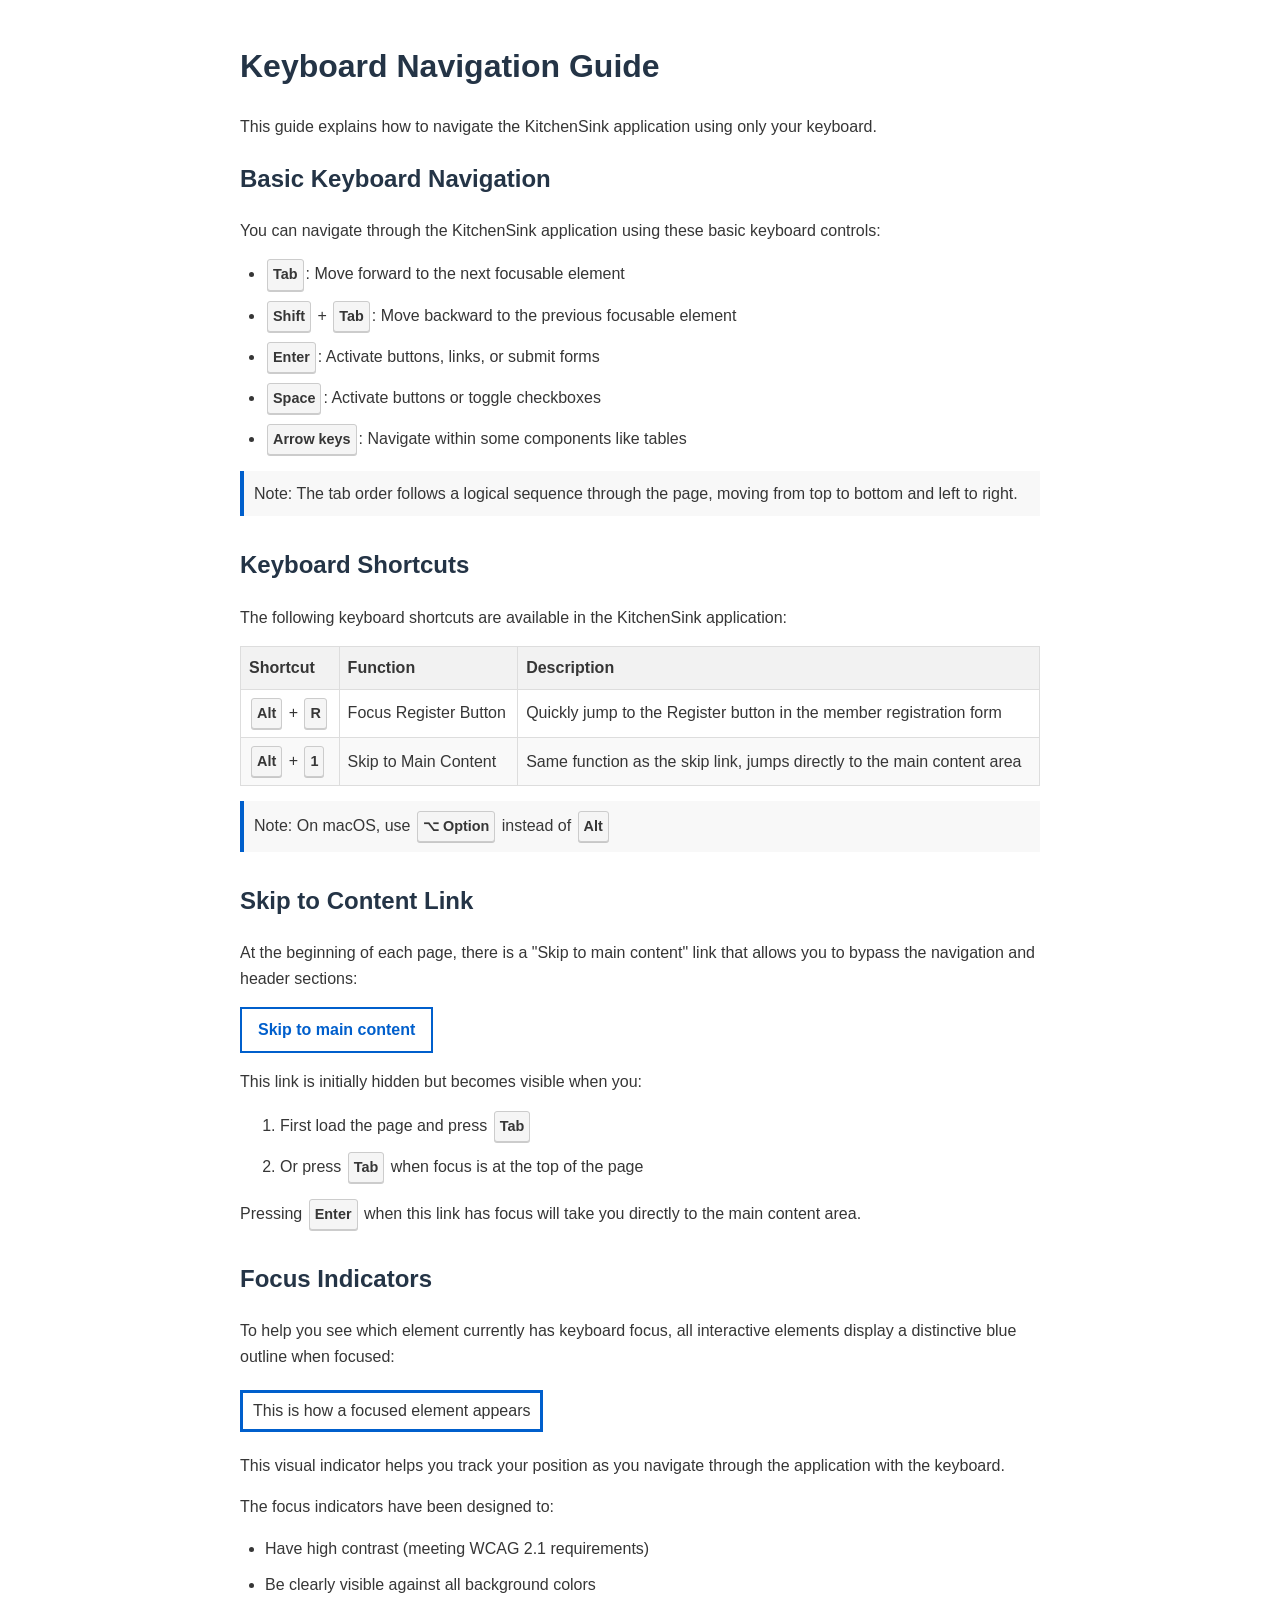
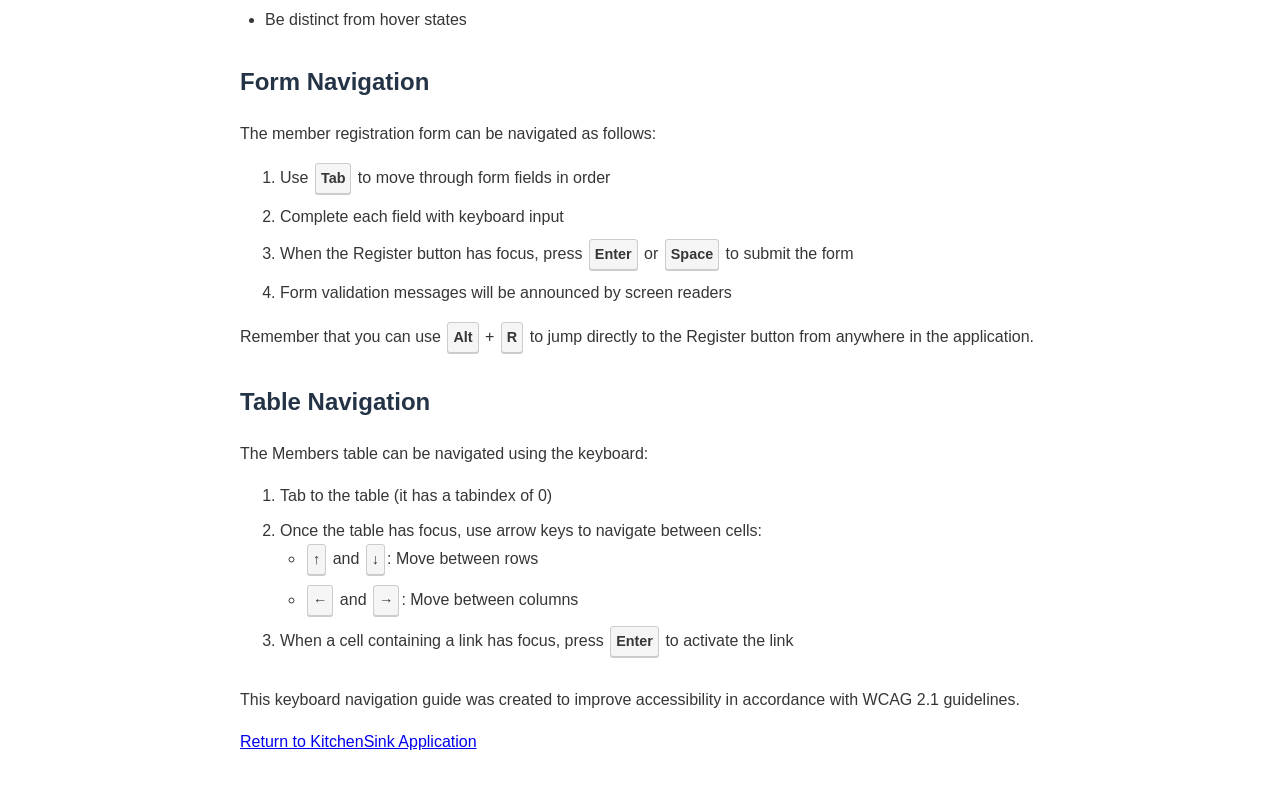
<file: kitchensink/src/main/webapp/resources/keyboard-help.html>
<!DOCTYPE html>
<html lang="en">
<head>
    <meta charset="UTF-8">
    <meta name="viewport" content="width=device-width, initial-scale=1.0">
    <title>Keyboard Navigation Guide - KitchenSink Application</title>
    <style>
        body {
            font-family: "Lucida Sans Unicode", "Lucida Grande", sans-serif;
            line-height: 1.6;
            max-width: 800px;
            margin: 0 auto;
            padding: 20px;
            color: #363636;
        }
        h1, h2, h3 {
            color: #243446;
        }
        .keyboard-key {
            display: inline-block;
            padding: 3px 5px;
            font-size: 0.9em;
            font-weight: bold;
            background-color: #f5f5f5;
            border: 1px solid #ccc;
            border-radius: 3px;
            box-shadow: 0 1px 0 rgba(0,0,0,0.2);
            margin: 0 2px;
        }
        .focus-example {
            border: 3px solid #005fcc;
            display: inline-block;
            padding: 5px 10px;
            margin: 5px 0;
        }
        .skip-example {
            position: relative;
            display: block;
            padding: 8px 16px;
            background: #ffffff;
            color: #005fcc;
            border: 2px solid #005fcc;
            font-weight: bold;
            width: fit-content;
            margin: 10px 0;
        }
        section {
            margin-bottom: 30px;
        }
        ul {
            padding-left: 25px;
        }
        li {
            margin-bottom: 10px;
        }
        .note {
            background-color: #f8f8f8;
            border-left: 4px solid #005fcc;
            padding: 10px;
            margin: 15px 0;
        }
        table {
            border-collapse: collapse;
            width: 100%;
            margin: 15px 0;
        }
        th, td {
            border: 1px solid #ddd;
            padding: 8px;
            text-align: left;
        }
        th {
            background-color: #f2f2f2;
        }
        tr:nth-child(even) {
            background-color: #f9f9f9;
        }
    </style>
</head>
<body>
    <header>
        <h1>Keyboard Navigation Guide</h1>
        <p>This guide explains how to navigate the KitchenSink application using only your keyboard.</p>
    </header>

    <main>
        <section id="basics">
            <h2>Basic Keyboard Navigation</h2>
            <p>You can navigate through the KitchenSink application using these basic keyboard controls:</p>
            <ul>
                <li><span class="keyboard-key">Tab</span>: Move forward to the next focusable element</li>
                <li><span class="keyboard-key">Shift</span> + <span class="keyboard-key">Tab</span>: Move backward to the previous focusable element</li>
                <li><span class="keyboard-key">Enter</span>: Activate buttons, links, or submit forms</li>
                <li><span class="keyboard-key">Space</span>: Activate buttons or toggle checkboxes</li>
                <li><span class="keyboard-key">Arrow keys</span>: Navigate within some components like tables</li>
            </ul>
            <p class="note">Note: The tab order follows a logical sequence through the page, moving from top to bottom and left to right.</p>
        </section>

        <section id="shortcuts">
            <h2>Keyboard Shortcuts</h2>
            <p>The following keyboard shortcuts are available in the KitchenSink application:</p>
            <table>
                <thead>
                    <tr>
                        <th>Shortcut</th>
                        <th>Function</th>
                        <th>Description</th>
                    </tr>
                </thead>
                <tbody>
                    <tr>
                        <td><span class="keyboard-key">Alt</span> + <span class="keyboard-key">R</span></td>
                        <td>Focus Register Button</td>
                        <td>Quickly jump to the Register button in the member registration form</td>
                    </tr>
                    <tr>
                        <td><span class="keyboard-key">Alt</span> + <span class="keyboard-key">1</span></td>
                        <td>Skip to Main Content</td>
                        <td>Same function as the skip link, jumps directly to the main content area</td>
                    </tr>
                </tbody>
            </table>
            <p class="note">Note: On macOS, use <span class="keyboard-key">⌥ Option</span> instead of <span class="keyboard-key">Alt</span></p>
        </section>

        <section id="skip-link">
            <h2>Skip to Content Link</h2>
            <p>At the beginning of each page, there is a "Skip to main content" link that allows you to bypass the navigation and header sections:</p>
            <div class="skip-example">Skip to main content</div>
            <p>This link is initially hidden but becomes visible when you:</p>
            <ol>
                <li>First load the page and press <span class="keyboard-key">Tab</span></li>
                <li>Or press <span class="keyboard-key">Tab</span> when focus is at the top of the page</li>
            </ol>
            <p>Pressing <span class="keyboard-key">Enter</span> when this link has focus will take you directly to the main content area.</p>
        </section>

        <section id="focus-indicators">
            <h2>Focus Indicators</h2>
            <p>To help you see which element currently has keyboard focus, all interactive elements display a distinctive blue outline when focused:</p>
            <div class="focus-example">This is how a focused element appears</div>
            <p>This visual indicator helps you track your position as you navigate through the application with the keyboard.</p>
            <p>The focus indicators have been designed to:</p>
            <ul>
                <li>Have high contrast (meeting WCAG 2.1 requirements)</li>
                <li>Be clearly visible against all background colors</li>
                <li>Be distinct from hover states</li>
            </ul>
        </section>

        <section id="form-navigation">
            <h2>Form Navigation</h2>
            <p>The member registration form can be navigated as follows:</p>
            <ol>
                <li>Use <span class="keyboard-key">Tab</span> to move through form fields in order</li>
                <li>Complete each field with keyboard input</li>
                <li>When the Register button has focus, press <span class="keyboard-key">Enter</span> or <span class="keyboard-key">Space</span> to submit the form</li>
                <li>Form validation messages will be announced by screen readers</li>
            </ol>
            <p>Remember that you can use <span class="keyboard-key">Alt</span> + <span class="keyboard-key">R</span> to jump directly to the Register button from anywhere in the application.</p>
        </section>

        <section id="table-navigation">
            <h2>Table Navigation</h2>
            <p>The Members table can be navigated using the keyboard:</p>
            <ol>
                <li>Tab to the table (it has a tabindex of 0)</li>
                <li>Once the table has focus, use arrow keys to navigate between cells:
                    <ul>
                        <li><span class="keyboard-key">↑</span> and <span class="keyboard-key">↓</span>: Move between rows</li>
                        <li><span class="keyboard-key">←</span> and <span class="keyboard-key">→</span>: Move between columns</li>
                    </ul>
                </li>
                <li>When a cell containing a link has focus, press <span class="keyboard-key">Enter</span> to activate the link</li>
            </ol>
        </section>
    </main>

    <footer>
        <p>This keyboard navigation guide was created to improve accessibility in accordance with WCAG 2.1 guidelines.</p>
        <p><a href="../index.jsf">Return to KitchenSink Application</a></p>
    </footer>
</body>
</html>
</file>
